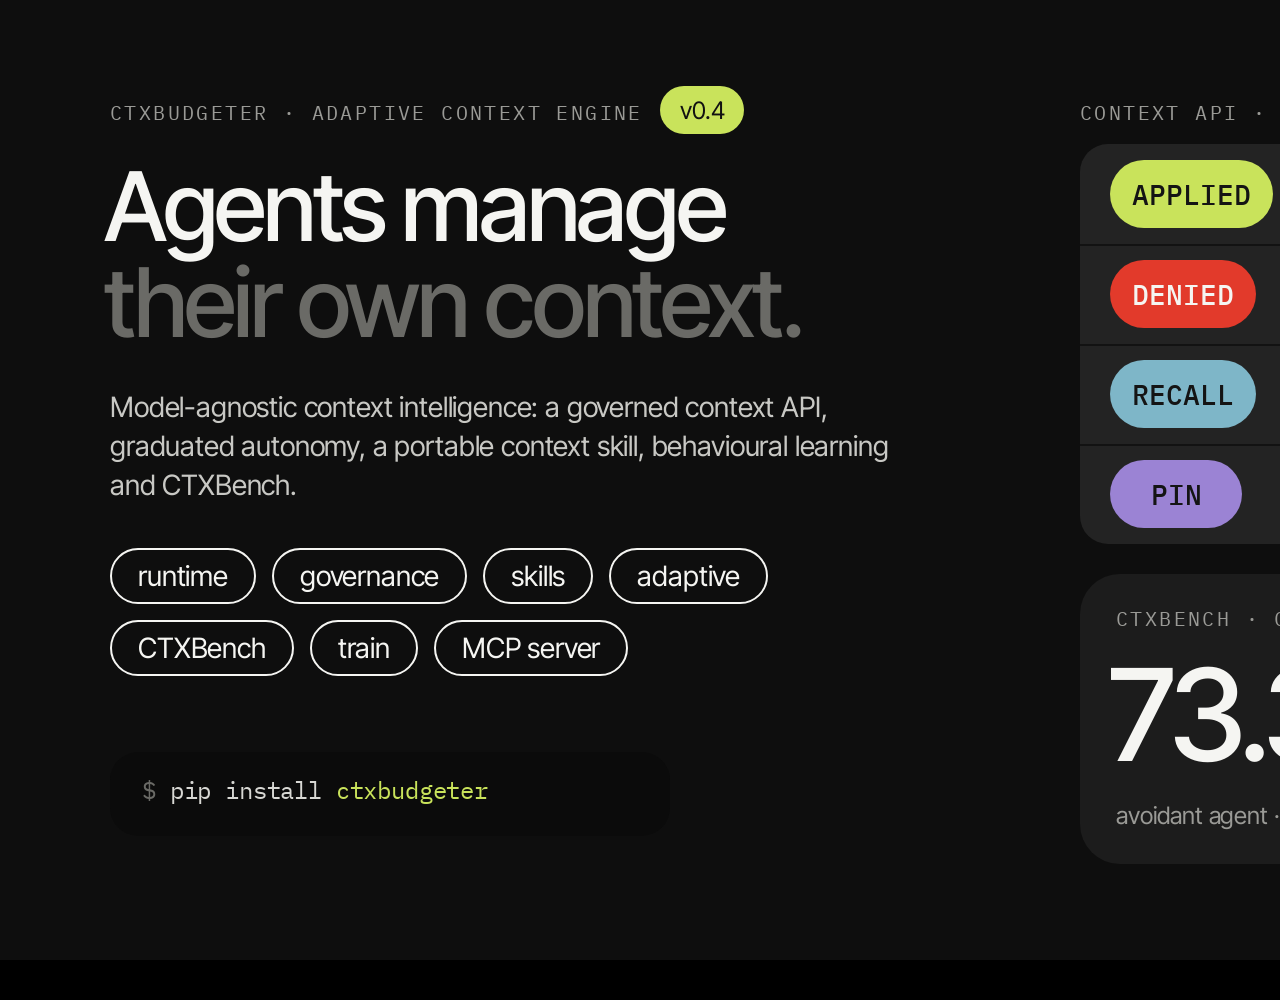
<file: docs/banner/index.html>
<!doctype html>
<html lang="en">
<head>
<meta charset="utf-8">
<title>ctxbudgeter · README banner (K28 D2)</title>
<link rel="stylesheet" href="assets/d2.css">
<style>
html,body{background:#000;margin:0}
.pillrow{position:absolute;display:flex;gap:16px;flex-wrap:nowrap}
.pillrow .pill{position:relative}
.lvl{position:absolute;width:52px;height:52px;border-radius:14px;border:2px solid #3A3A3A;display:flex;align-items:center;justify-content:center;
  font-family:var(--mono);font-size:20px;color:#6A6A66}
.lvl.done{border-color:#4A4A48;color:#9A9A96}
.lvl.on{background:#C9E35B;border-color:#C9E35B;color:#111}
</style>
</head>
<body>
<!-- ctxbudgeter README banner · K28 D2 v1.0.0 (locked) · authored at 1920×960 (2:1), rendered to 2560×1280.
     Regenerate: python docs/generate_banner.py   (or the design-systems skill's render_stills.py --w 1920 --h 960) -->
<section class="d2 slide" data-id="banner" style="height:960px;background:#0E0E0E">

  <!-- ===== left: title block ===== -->
  <p class="a mono t20 c3 nw" style="left:110px;top:100px;">CTXBUDGETER · ADAPTIVE CONTEXT ENGINE</p>
  <div class="a pill fill sm" style="left:660px;top:86px;height:48px;padding:0 20px;font-size:24px;background:#C9E35B">v0.4</div>

  <p class="a t96 g5 nw" style="left:104px;top:158px;">Agents manage<br><span class="c4">their own context.</span></p>

  <p class="a t28 c2" style="left:110px;top:388px;width:800px;line-height:1.4">Model-agnostic context intelligence: a governed context
    API, graduated autonomy, a portable context skill, behavioural learning and CTXBench.</p>

  <div class="pillrow" style="left:110px;top:548px;">
    <span class="pill out sm">runtime</span><span class="pill out sm">governance</span><span class="pill out sm">skills</span><span class="pill out sm">adaptive</span>
  </div>
  <div class="pillrow" style="left:110px;top:620px;">
    <span class="pill out sm">CTXBench</span><span class="pill out sm">train</span><span class="pill out sm">MCP server</span>
  </div>

  <div class="code" style="left:110px;top:752px;width:560px;height:84px;padding:20px 32px;"><span class="c">$</span> pip install <span class="s">ctxbudgeter</span></div>

  <!-- ===== right: governed context ops (activity rows) ===== -->
  <p class="a mono t20 c3 nw" style="left:1080px;top:100px;">CONTEXT API · EVERY EDIT GOVERNED</p>
  <div class="rows" style="left:1080px;top:144px;width:730px;height:400px;"></div>

  <div class="a vpill" style="left:1110px;top:160px;background:#C9E35B;">APPLIED</div>
  <p class="a t48 g4 c1 nw" style="left:1300px;top:166px;">compact 3–17</p>
  <p class="a t48 g4 c3 nw" style="left:1610px;top:168px;width:170px;text-align:right">3.4× <span class="arrow" style="color:#C9E35B">↘</span></p>
  <div class="a" style="left:1080px;top:244px;width:730px;height:2px;background:#121212"></div>

  <div class="a vpill" style="left:1110px;top:260px;background:#E23A2B;color:#F5F5F2;">DENIED</div>
  <p class="a t48 g4 c1 nw" style="left:1300px;top:266px;">archive e1</p>
  <p class="a t36 g4 c3 nw" style="left:1580px;top:276px;width:200px;text-align:right">protected</p>
  <div class="a" style="left:1080px;top:344px;width:730px;height:2px;background:#121212"></div>

  <div class="a vpill" style="left:1110px;top:360px;background:#7EB6C8;">RECALL</div>
  <p class="a t48 g4 c1 nw" style="left:1300px;top:366px;">recall e9</p>
  <p class="a t36 g4 c3 nw" style="left:1580px;top:376px;width:200px;text-align:right">archive <span class="arrow" style="color:#7EB6C8">↗</span></p>
  <div class="a" style="left:1080px;top:444px;width:730px;height:2px;background:#121212"></div>

  <div class="a vpill" style="left:1110px;top:460px;background:#9B83D4;">PIN</div>
  <p class="a t48 g4 c1 nw" style="left:1300px;top:466px;">pin e12</p>
  <p class="a t36 g4 c3 nw" style="left:1580px;top:476px;width:200px;text-align:right">evidence</p>

  <!-- ===== right: stat cards ===== -->
  <div class="card" style="left:1080px;top:574px;width:355px;height:290px;"></div>
  <p class="a mono t20 c3 nw" style="left:1116px;top:606px;">CTXBENCH · CIS</p>
  <p class="a t128 g5 c1 nw" style="left:1108px;top:652px;">73.3</p>
  <p class="a t24 c3 nw" style="left:1116px;top:800px;">avoidant agent · was 37.5 <span class="arrow" style="color:#C9E35B">↗</span></p>

  <div class="card" style="left:1455px;top:574px;width:355px;height:290px;"></div>
  <p class="a mono t20 c3 nw" style="left:1491px;top:606px;">CONTEXT AUTONOMY</p>
  <div class="lvl done" style="left:1491px;top:662px;">L0</div>
  <div class="lvl done" style="left:1553px;top:662px;">L1</div>
  <div class="lvl done" style="left:1615px;top:662px;">L2</div>
  <div class="lvl on" style="left:1677px;top:662px;">L3</div>
  <div class="lvl" style="left:1739px;top:662px;">L4</div>
  <p class="a t36 g5 c1 nw" style="left:1491px;top:742px;">Governed</p>
  <p class="a t24 c3 nw" style="left:1491px;top:800px;">earned on held-out tasks</p>

  <p class="a mono t20 nw" style="left:1520px;top:902px;width:290px;text-align:right;color:#6A6A66">K28 · D2</p>
</section>
<script>
const id = location.hash.slice(1);
if (id) { document.body.classList.add('one'); const f = document.querySelector(`.d2[data-id="${id}"]`); if (f) f.classList.add('on'); }
</script>
</body>
</html>
</file>
<file: docs/banner/assets/d2.css>
/* K28 D2 v1.0.0 (LOCKED 2026-11-12) — "widget OS" presentation style, built from the user's 12 references:
   rounded widget cards, outlined + filled pill tags, tumbling pills, activity rows with value pills + arrows, ring gauges,
   dot-matrix progress, segmented URL blocks, icon-square tag stacks, rotated stickers, pastel dashboards, a dark timeline
   with colour blocks, line-art spec-sheet windows over photos. Grotesk (Inter Tight) + mono labels (IBM Plex Mono). */
@font-face{font-family:'Grot';font-weight:200;src:url('fonts/inter-tight-latin-200-normal.woff2') format('woff2')}
@font-face{font-family:'Grot';font-weight:300;src:url('fonts/inter-tight-latin-300-normal.woff2') format('woff2')}
@font-face{font-family:'Grot';font-weight:400;src:url('fonts/inter-tight-latin-400-normal.woff2') format('woff2')}
@font-face{font-family:'Grot';font-weight:500;src:url('fonts/inter-tight-latin-500-normal.woff2') format('woff2')}
@font-face{font-family:'Grot';font-weight:600;src:url('fonts/inter-tight-latin-600-normal.woff2') format('woff2')}
@font-face{font-family:'PMono';font-weight:400;src:url('fonts/ibm-plex-mono-latin-400-normal.woff2') format('woff2')}
@font-face{font-family:'PMono';font-weight:500;src:url('fonts/ibm-plex-mono-latin-500-normal.woff2') format('woff2')}

:root{
  /* stages */
  --night:#0E0E0E; --night2:#111111; --win:#2B2B2B; --card:#1C1C1C; --card2:#232323; --card3:#262626; --rule:#333333;
  --paper:#F2F2F0; --paper2:#E9E9E6; --white:#FFFFFF; --sky-bg:#66B9F5; --ice-bg:#C9E7FB; --teal-bg:#A9D6D8; --grey-bg:#C9CBCF;
  /* ink */
  --t1:#F5F5F2; --t2:#C8C8C4; --t3:#9A9A96; --t4:#6A6A66; --ink:#111111; --ink2:#5A5A58;
  /* accents (reference swatches) */
  --coral:#F2643F; --rust:#C2531F; --olive:#5B6B35; --lav:#9B83D4; --violet:#C77DFF; --sky:#7EB6C8; --blue:#4C9DF2; --ice:#D6EEFD;
  --lime:#C9E35B; --lime2:#C5D93B; --mint:#BFF1D9; --green:#58B86A; --teal:#A6D7D6; --yellow:#F6D24A; --red:#E23A2B; --pink:#F2A6D9;
  --cream:#F3EFE6; --cobalt:#1F4FD8;
  --grot:'Grot',Arial,sans-serif; --mono:'PMono',monospace;
}
*{margin:0;padding:0;box-sizing:border-box}
.scene{font-family:var(--grot);color:var(--t1);-webkit-font-smoothing:antialiased;letter-spacing:-0.01em}
.scene *{font-synthesis:none}
.a{position:absolute}
.mono{font-family:var(--mono);font-weight:400;letter-spacing:.12em;text-transform:uppercase}
.mono.lc{text-transform:none;letter-spacing:.02em}
.g4{font-weight:400}.g5{font-weight:500}.g6{font-weight:600}

/* type scale (1920 canvas): 20 mono · 24 · 28 · 36 · 48 · 64 · 96 · 128 · 160 */
.t20{font-size:20px;line-height:1.3}.t24{font-size:24px;line-height:1.3}.t28{font-size:28px;line-height:1.3}
.t36{font-size:36px;line-height:1.2}.t48{font-size:48px;line-height:1.1}.t64{font-size:64px;line-height:1.05;letter-spacing:-.025em}
.t96{font-size:96px;line-height:1;letter-spacing:-.035em}.t128{font-size:128px;line-height:.98;letter-spacing:-.04em}
.t160{font-size:160px;line-height:.95;letter-spacing:-.045em}
.nw{white-space:nowrap}
.c1{color:var(--t1)}.c2{color:var(--t2)}.c3{color:var(--t3)}.c4{color:var(--t4)}.ci{color:var(--ink)}.ci2{color:var(--ink2)}

/* widget cards */
.card{position:absolute;background:var(--card);border-radius:40px}
.card.r28{border-radius:28px}.card.r24{border-radius:24px}.card.r16{border-radius:16px}
.card.d2{background:var(--card2)}.card.d3{background:var(--card3)}.card.white{background:var(--white);color:var(--ink)}
.card.paper{background:var(--paper);color:var(--ink)}
.card.black{background:#0B0B0B}
.card.shadow{box-shadow:0 30px 80px rgba(0,0,0,.35)}
/* spec-sheet window (UN.01 reference): frame + inner panel + title bar */
.win{position:absolute;background:var(--win);border-radius:28px;border:1px solid #3A3A3A;box-shadow:0 40px 120px rgba(0,0,0,.55)}
.win .bar{position:absolute;left:22px;top:12px;font-size:20px;color:#D8D8D4;display:flex;align-items:center;gap:10px}
.win .bar i{width:18px;height:18px;border-radius:50%;background:#D8D8D4;display:block}
.win .in{position:absolute;left:14px;top:46px;right:14px;bottom:14px;background:#1F1F1F;border-radius:18px}
.tile{position:absolute;background:#262626;border-radius:14px}
.lbl{position:absolute;font-size:20px;color:#E8E8E4;display:flex;align-items:center;gap:10px;white-space:nowrap}
.lbl::before{content:"";width:14px;height:14px;border-radius:50%;background:#E8E8E4}

/* pills */
.pill{position:absolute;display:inline-flex;align-items:center;justify-content:center;border-radius:999px;white-space:nowrap;font-weight:400}
.pill.out{border:2px solid var(--t1);color:var(--t1)}
.pill.outk{border:2px solid var(--ink);color:var(--ink)}
.pill.fill{color:var(--ink)}
.pill.sm{height:56px;padding:0 26px;font-size:28px}
.pill.md{height:84px;padding:0 40px;font-size:40px}
.pill.lg{height:120px;padding:0 56px;font-size:60px}
.pill.xl{height:180px;padding:0 80px;font-size:96px;letter-spacing:-.03em}
.vpill{display:inline-flex;align-items:center;justify-content:center;height:68px;min-width:132px;padding:0 22px;border-radius:999px;
  font-family:var(--mono);font-weight:500;font-size:28px;color:#141414;letter-spacing:0}
.capsule{position:absolute;border-radius:999px}
.ball{position:absolute;border-radius:50%}

/* activity rows */
.rows{position:absolute;background:var(--card2);border-radius:28px;overflow:hidden}
.row{position:absolute;left:0;right:0;display:flex;align-items:center;gap:26px;padding:0 34px;border-top:2px solid #1A1A1A}
.row:first-child{border-top:0}
.arrow{font-family:var(--grot);font-weight:600}

/* segmented URL blocks */
.seg{position:absolute;border-radius:16px;display:flex;align-items:center;justify-content:center;color:var(--ink);white-space:nowrap}
.seglbl{position:absolute;font-size:22px;color:rgba(255,255,255,.85);white-space:nowrap}
/* icon-square tag stack */
.tagb{position:absolute;display:flex;align-items:center;padding:0 44px;color:var(--ink);white-space:nowrap}
.isq{position:absolute;background:#6CC0F7;display:flex;align-items:center;justify-content:center}
.isq svg{width:46%;height:46%;stroke:#fff;fill:none;stroke-width:1.6;stroke-linecap:round;stroke-linejoin:round}

/* stickers */
.stk{position:absolute;display:flex;align-items:center;gap:16px;border-radius:18px;padding:0 26px;white-space:nowrap}

/* dots progress */
.dots{position:absolute;display:grid;gap:8px}
.dots b{display:block;width:18px;height:18px;border-radius:50%;background:#2A2A2A}
.dots b.on{background:var(--lime2)}

/* timeline */
.tl-rail{position:absolute;width:6px;background:#3A3A3A;border-radius:3px}
.tl-blk{position:absolute;border-radius:14px;display:flex;align-items:flex-start;justify-content:center;padding-top:16px}
.tl-card{position:absolute;background:#2C2C2E;border-radius:18px}
.nowline{position:absolute;height:2px;background:#FF375F}

/* code card */
.code{position:absolute;background:#0B0B0B;border-radius:28px;font-family:var(--mono);font-size:24px;line-height:1.55;color:#D8D8D4;white-space:pre;overflow:hidden}
.code .k{color:#C77DFF}.code .s{color:#C9E35B}.code .c{color:#6A6A66}.code .h{color:#7EB6C8}

/* toggles + sliders + segmented control */
.toggle{position:absolute;border-radius:999px;background:#F2F2F0}
.toggle .knob{position:absolute;top:8px;border-radius:999px;background:#0E0E0E;display:flex;align-items:center;justify-content:center;color:#fff}
.slider{position:absolute;height:12px;border-radius:6px;background:#2E2E2E}
.slider .fill{position:absolute;left:0;top:0;bottom:0;border-radius:6px;transform-origin:0 50%}
.slider .knob{position:absolute;top:-14px;width:40px;height:40px;border-radius:50%;background:#F5F5F2}

/* ---- technical-manual elements (S7 module sheet + OP-1 user guide references) ---- */
.g2{font-weight:200}.g3{font-weight:300}
.t240{font-size:240px;line-height:.86;letter-spacing:-.05em}
.spec h4{font-family:var(--grot);font-weight:500;font-size:28px;letter-spacing:.01em;text-transform:uppercase;color:var(--t1);margin-bottom:10px}
.spec p{font-size:22px;line-height:1.3;color:var(--t2)}
.manual{color:#F1F1EE}
.manual .bul::before{content:"●";margin-right:10px;font-size:18px;vertical-align:2px}
.navbox{position:absolute;border:1.5px solid #EDEDEA;border-radius:4px}

/* ---- frame roots (v1.0.0 lock): lets D2 frames live on a static page (stills, decks) as well as in .scene films ---- */
.d2{position:relative;overflow:hidden;font-family:var(--grot);color:var(--t1);-webkit-font-smoothing:antialiased;letter-spacing:-0.01em;background:var(--night)}
.d2 *{font-synthesis:none}
.d2 .a{position:absolute}
.d2.slide{width:1920px;height:1080px}
.d2.frame{width:1080px;height:1440px}
.d2.tall{width:1080px;height:1920px}
.d2.square{width:1080px;height:1080px}
body:not(.one) .d2{margin:0 auto 40px}
body.one .d2{display:none !important}
body.one .d2.on{display:block !important;margin:0}
</file>
